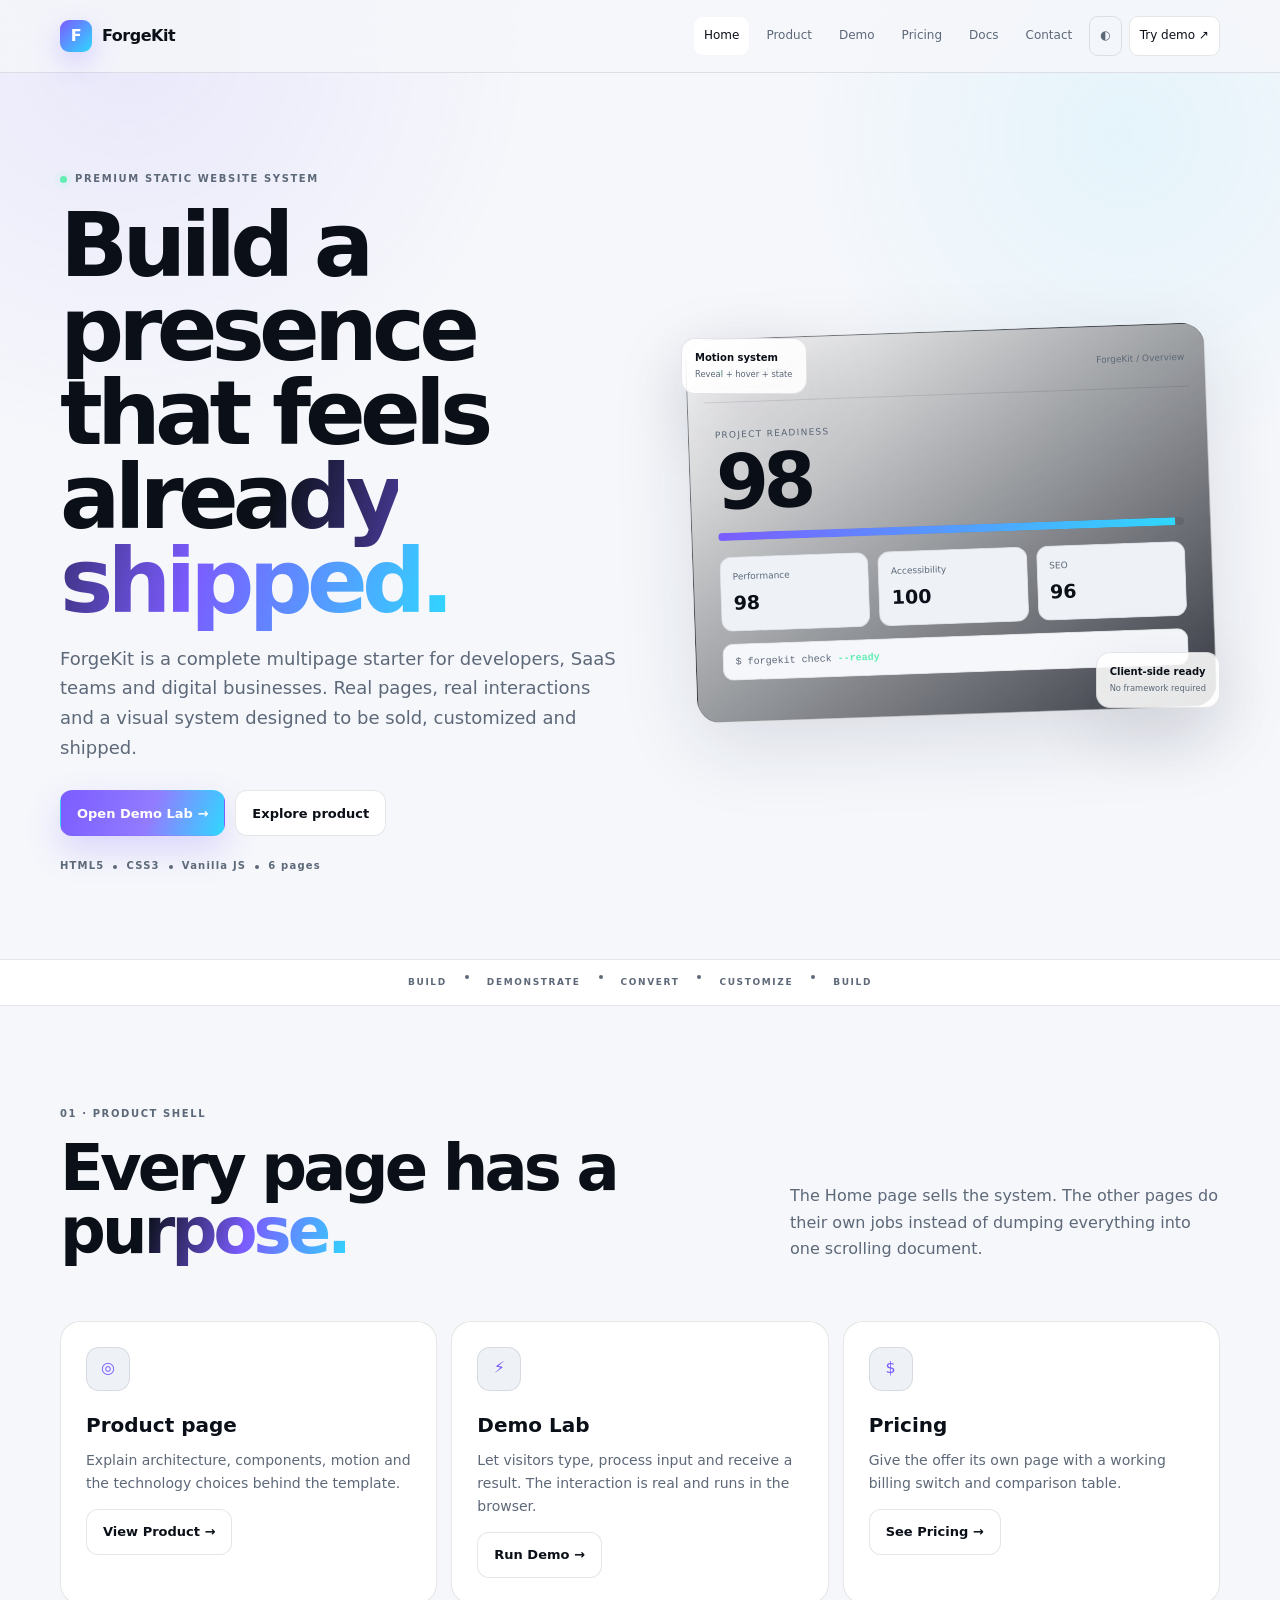
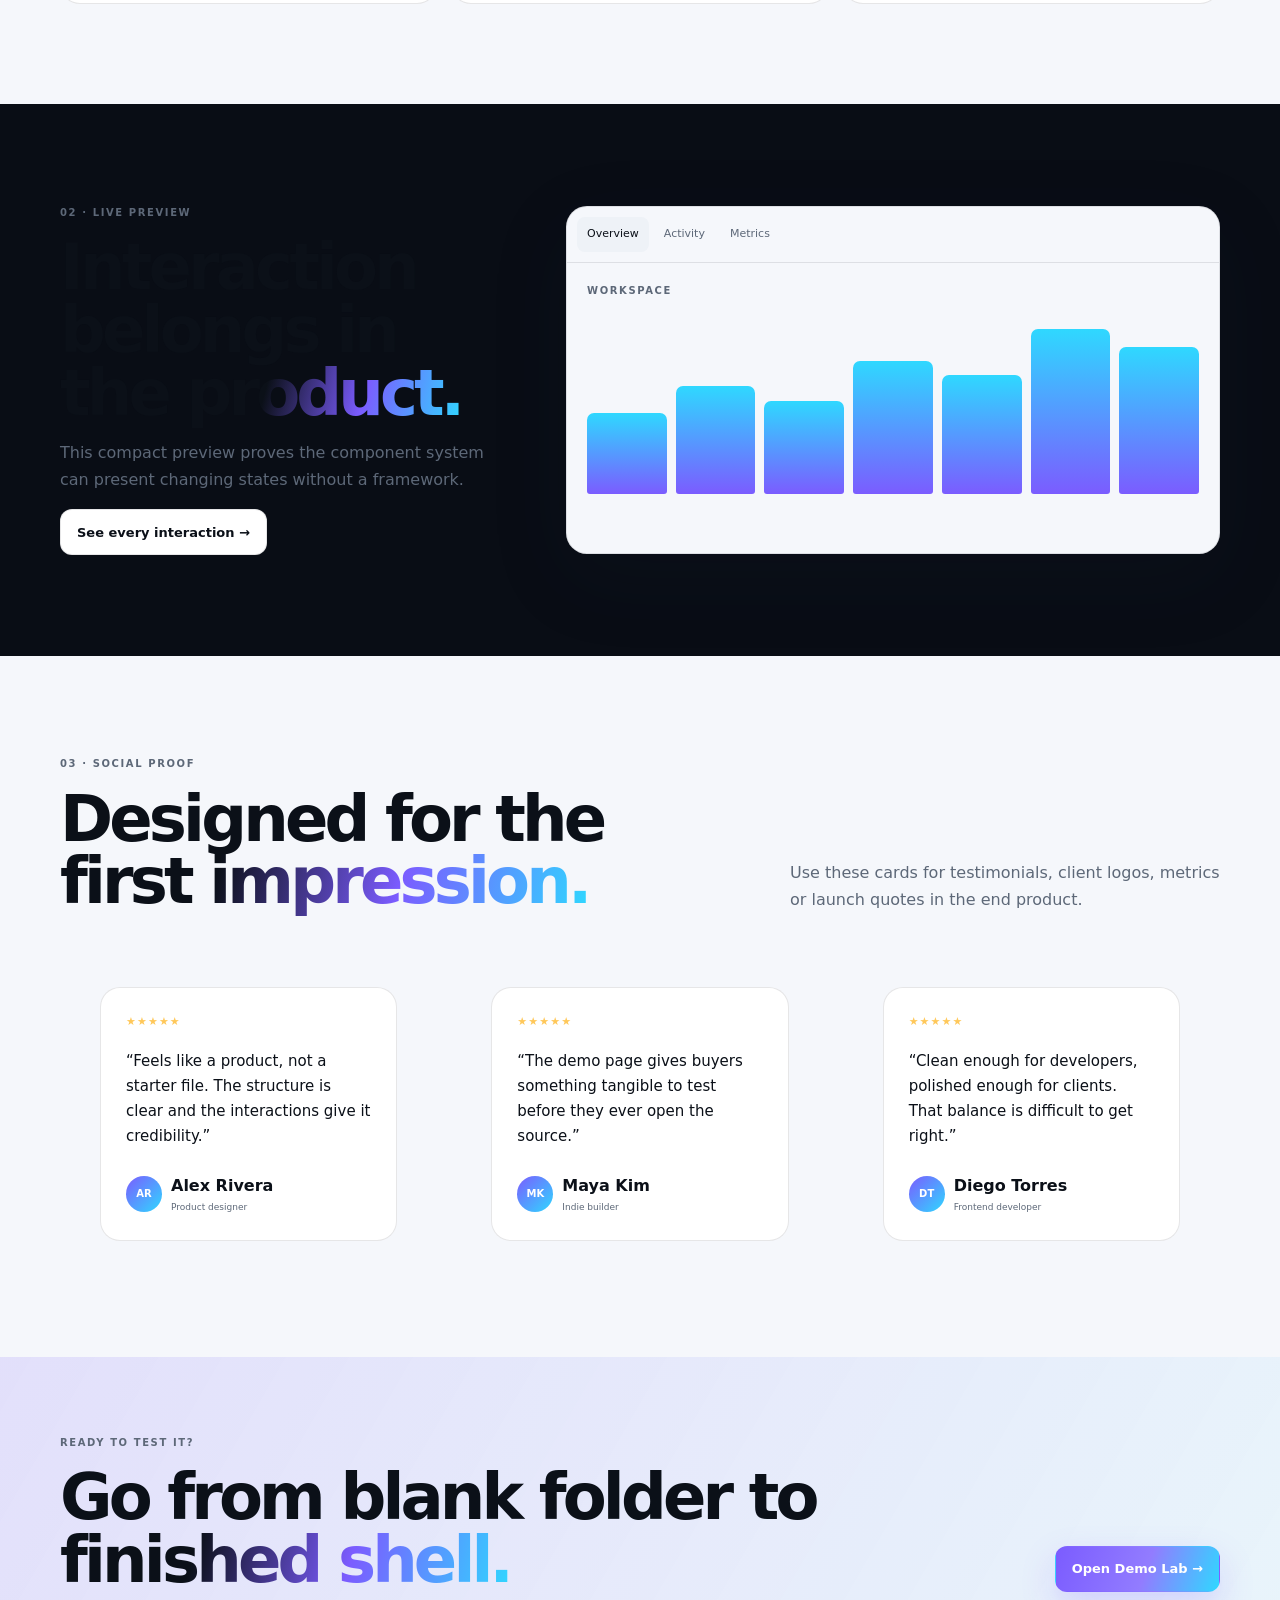
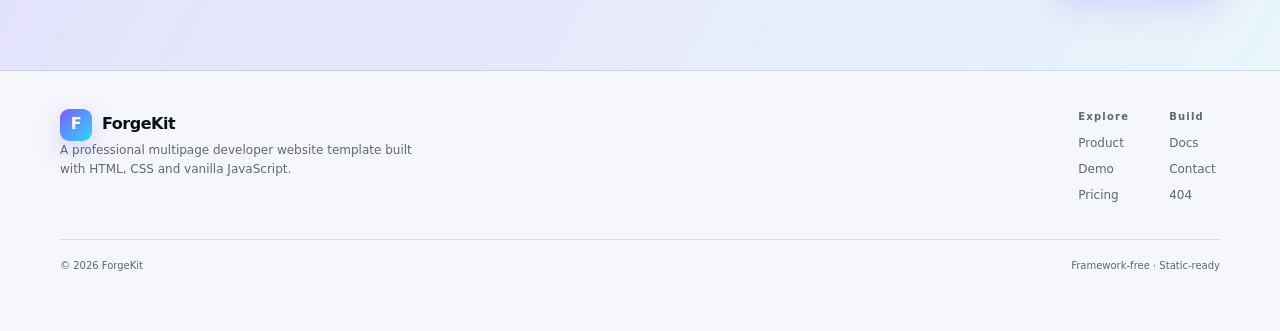
<file: index.html>
<!doctype html><html lang="en"><head><meta charset="utf-8"><meta name="viewport" content="width=device-width,initial-scale=1"><meta name="description" content="ForgeKit free multipage developer website template."><title>Home — ForgeKit</title><link rel="stylesheet" href="assets/css/style.css"></head><body><a class="skip" href="#main">Skip to content</a><header class="site-header"><div class="container header"><a class="brand" href="index.html"><span class="brand-mark">F</span><span>ForgeKit</span></a><button class="menu" type="button" data-menu aria-expanded="false" aria-controls="site-nav"><span></span><span></span><span></span><span class="sr-only">Open navigation</span></button><nav class="nav" id="site-nav" data-nav><a href="index.html" class="active">Home</a><a href="product.html" class="">Product</a><a href="demo.html" class="">Demo</a><a href="pricing.html" class="">Pricing</a><a href="docs.html" class="">Docs</a><a href="contact.html" class="">Contact</a><button class="theme" type="button" data-theme aria-label="Toggle theme">◐</button><a class="nav-cta" href="demo.html">Try demo ↗</a></nav></div></header><main id="main">
<section class="hero"><div class="container hero-grid"><div class="reveal"><p class="eyebrow"><span class="dot"></span> Premium static website system</p><h1>Build a presence that feels <span>already shipped.</span></h1><p class="lede">ForgeKit is a complete multipage starter for developers, SaaS teams and digital businesses. Real pages, real interactions and a visual system designed to be sold, customized and shipped.</p><div class="actions"><a class="btn primary" href="demo.html">Open Demo Lab →</a><a class="btn secondary" href="product.html">Explore product</a></div><div class="trust"><span>HTML5</span><i></i><span>CSS3</span><i></i><span>Vanilla JS</span><i></i><span>6 pages</span></div></div><div class="hero-visual reveal"><div class="dashboard"><div class="dash-top"><span class="status"><b></b> Live system</span><span style="font-size:9px;color:var(--muted)">ForgeKit / Overview</span></div><div class="dash-content"><div class="dash-kicker">PROJECT READINESS</div><div class="metric">98</div><div class="meter"><span></span></div><div class="mini-grid"><div><small>Performance</small><strong>98</strong></div><div><small>Accessibility</small><strong>100</strong></div><div><small>SEO</small><strong>96</strong></div></div><div class="terminal">$ forgekit check <b>--ready</b></div></div></div><div class="float one"><b>Motion system</b><small>Reveal + hover + state</small></div><div class="float two"><b>Client-side ready</b><small>No framework required</small></div></div></div></section>
<div class="band"><div class="band-track"><span>BUILD</span><i></i><span>DEMONSTRATE</span><i></i><span>CONVERT</span><i></i><span>CUSTOMIZE</span><i></i><span>BUILD</span></div></div>
<section class="section"><div class="container"><div class="section-head reveal"><div><p class="eyebrow">01 · PRODUCT SHELL</p><h2>Every page has a <span>purpose.</span></h2></div><p>The Home page sells the system. The other pages do their own jobs instead of dumping everything into one scrolling document.</p></div><div class="cards"><article class="card reveal"><div class="card-icon">◎</div><h3>Product page</h3><p>Explain architecture, components, motion and the technology choices behind the template.</p><a class="btn secondary" href="product.html">View Product →</a></article><article class="card reveal"><div class="card-icon">⚡</div><h3>Demo Lab</h3><p>Let visitors type, process input and receive a result. The interaction is real and runs in the browser.</p><a class="btn secondary" href="demo.html">Run Demo →</a></article><article class="card reveal"><div class="card-icon">$</div><h3>Pricing</h3><p>Give the offer its own page with a working billing switch and comparison table.</p><a class="btn secondary" href="pricing.html">See Pricing →</a></article></div></div></section>
<section class="section dark"><div class="container preview"><div class="reveal"><p class="eyebrow">02 · LIVE PREVIEW</p><h2>Interaction belongs in the <span>product.</span></h2><p style="color:var(--muted)">This compact preview proves the component system can present changing states without a framework.</p><a class="btn secondary" href="demo.html">See every interaction →</a></div><div class="tabs reveal" data-tabs><div class="tabbar"><button class="tab active" data-tab="overview">Overview</button><button class="tab" data-tab="activity">Activity</button><button class="tab" data-tab="metrics">Metrics</button></div><div class="panel active" data-panel="overview"><p class="eyebrow">Workspace</p><div class="bars"><i style="--h:45%"></i><i style="--h:60%"></i><i style="--h:52%"></i><i style="--h:74%"></i><i style="--h:66%"></i><i style="--h:92%"></i><i style="--h:82%"></i></div></div><div class="panel" data-panel="activity"><div class="list"><div><span style="width:8px;height:8px;border-radius:50%;background:var(--success)"></span><div><b>Deployment finished</b><small>2 minutes ago</small></div><em>Success</em></div><div><span style="width:8px;height:8px;border-radius:50%;background:var(--accent2)"></span><div><b>Preview generated</b><small>11 minutes ago</small></div><em>Ready</em></div><div><span style="width:8px;height:8px;border-radius:50%;background:var(--accent)"></span><div><b>Theme updated</b><small>18 minutes ago</small></div><em>Updated</em></div></div></div><div class="panel" data-panel="metrics"><div class="mini-grid"><div><small>Conversion</small><strong>12.8%</strong></div><div><small>Session</small><strong>04:38</strong></div><div><small>Uptime</small><strong>99.9</strong></div></div></div></div></div></section>
<section class="section"><div class="container"><div class="section-head reveal"><div><p class="eyebrow">03 · SOCIAL PROOF</p><h2>Designed for the <span>first impression.</span></h2></div><p>Use these cards for testimonials, client logos, metrics or launch quotes in the end product.</p></div><div class="quote-grid"><figure class="quote reveal"><div class="stars">★★★★★</div><blockquote>“Feels like a product, not a starter file. The structure is clear and the interactions give it credibility.”</blockquote><figcaption class="person"><span class="avatar">AR</span><span><strong>Alex Rivera</strong><small>Product designer</small></span></figcaption></figure><figure class="quote reveal"><div class="stars">★★★★★</div><blockquote>“The demo page gives buyers something tangible to test before they ever open the source.”</blockquote><figcaption class="person"><span class="avatar">MK</span><span><strong>Maya Kim</strong><small>Indie builder</small></span></figcaption></figure><figure class="quote reveal"><div class="stars">★★★★★</div><blockquote>“Clean enough for developers, polished enough for clients. That balance is difficult to get right.”</blockquote><figcaption class="person"><span class="avatar">DT</span><span><strong>Diego Torres</strong><small>Frontend developer</small></span></figcaption></figure></div></div></section>
<section class="cta"><div class="container cta-row"><div class="reveal"><p class="eyebrow">READY TO TEST IT?</p><h2>Go from blank folder to <span>finished shell.</span></h2></div><a class="btn primary" href="demo.html">Open Demo Lab →</a></div></section>
</main><footer class="footer"><div class="container footer-top"><div><a class="brand" href="index.html"><span class="brand-mark">F</span><span>ForgeKit</span></a><p style="max-width:360px;color:var(--muted);font-size:12px">A professional multipage developer website template built with HTML, CSS and vanilla JavaScript.</p></div><div class="footer-links"><div><b>Explore</b><a href="product.html">Product</a><a href="demo.html">Demo</a><a href="pricing.html">Pricing</a></div><div><b>Build</b><a href="docs.html">Docs</a><a href="contact.html">Contact</a><a href="404.html">404</a></div></div></div><div class="container footer-bottom"><span>© <span data-year></span> ForgeKit</span><span>Framework-free · Static-ready</span></div></footer><script src="assets/js/main.js"></script></body></html>
</file>
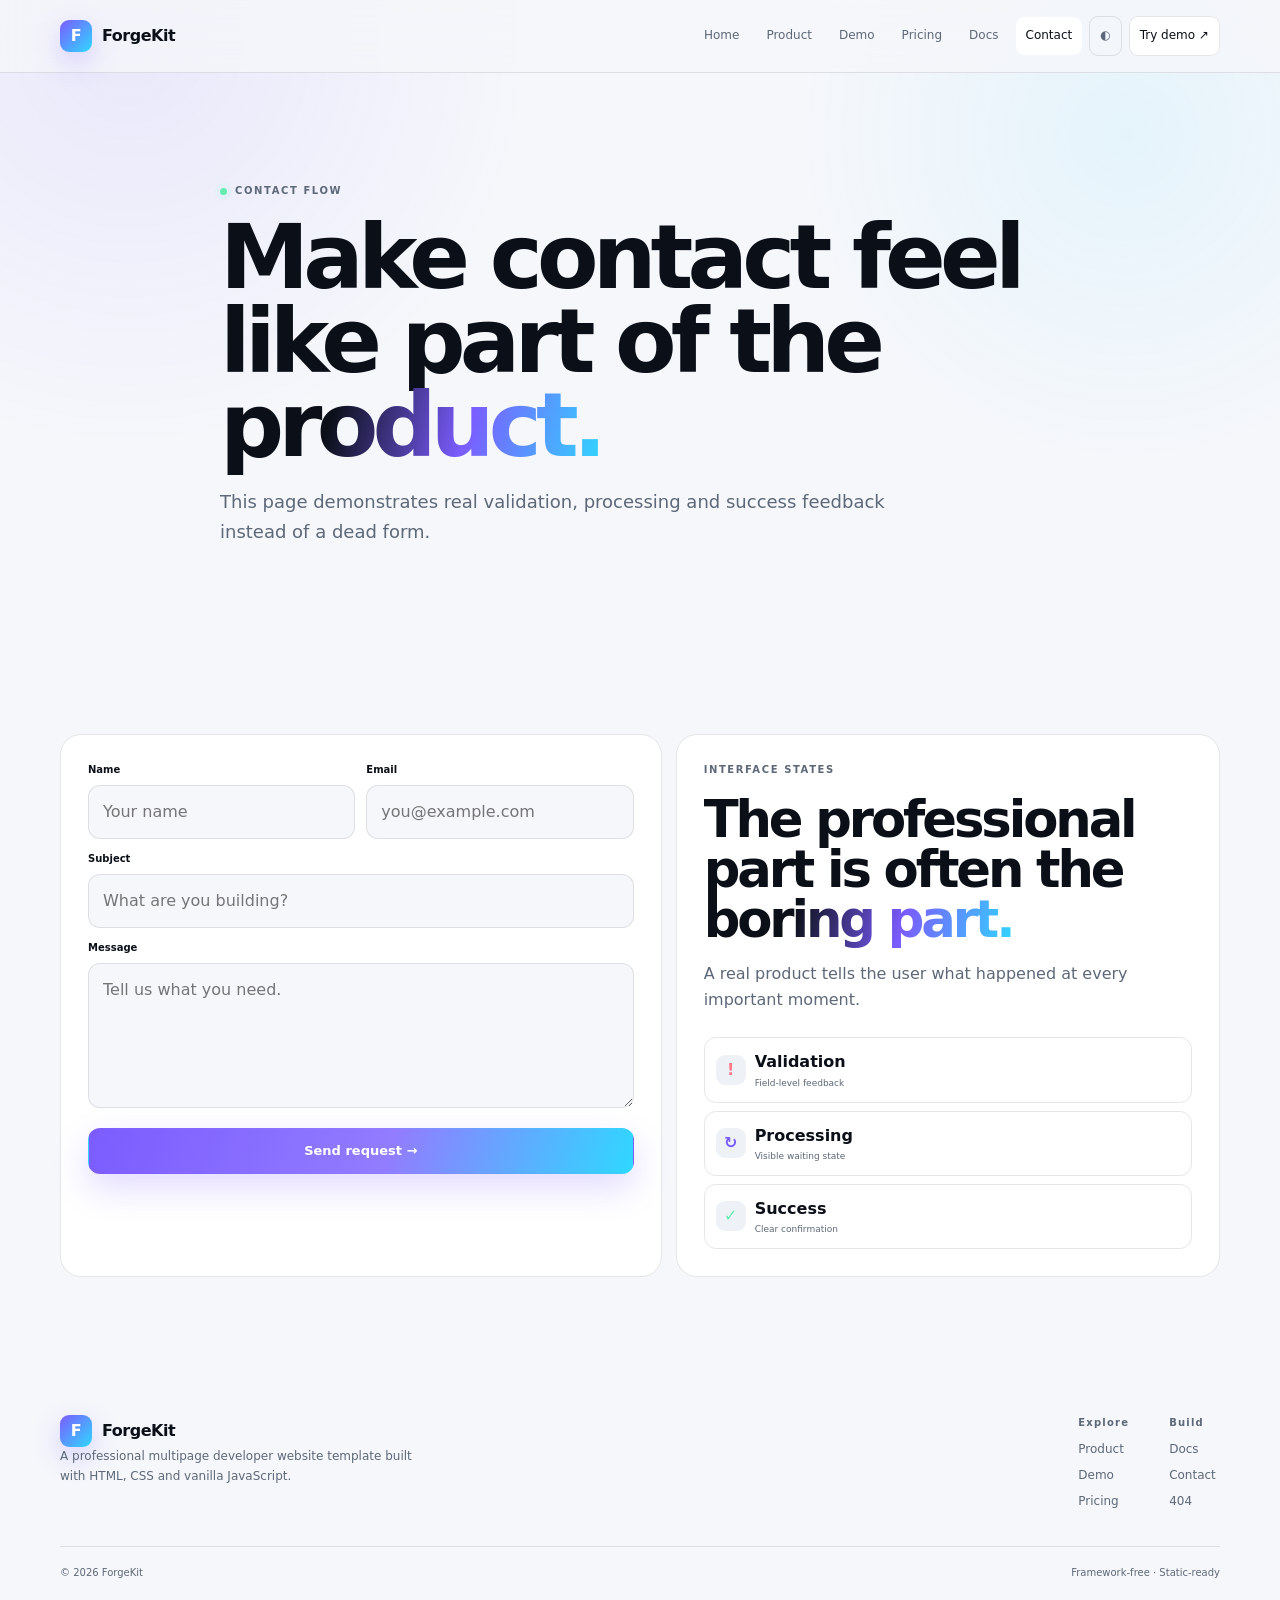
<file: contact.html>
<!doctype html><html lang="en"><head><meta charset="utf-8"><meta name="viewport" content="width=device-width,initial-scale=1"><meta name="description" content="ForgeKit contact page with validation and feedback states."><title>Contact — ForgeKit</title><link rel="stylesheet" href="assets/css/style.css"></head><body><a class="skip" href="#main">Skip to content</a><header class="site-header"><div class="container header"><a class="brand" href="index.html"><span class="brand-mark">F</span><span>ForgeKit</span></a><button class="menu" type="button" data-menu aria-expanded="false" aria-controls="site-nav"><span></span><span></span><span></span><span class="sr-only">Open navigation</span></button><nav class="nav" id="site-nav" data-nav><a href="index.html" class="">Home</a><a href="product.html" class="">Product</a><a href="demo.html" class="">Demo</a><a href="pricing.html" class="">Pricing</a><a href="docs.html" class="">Docs</a><a href="contact.html" class="active">Contact</a><button class="theme" type="button" data-theme aria-label="Toggle theme">◐</button><a class="nav-cta" href="demo.html">Try demo ↗</a></nav></div></header><main id="main">
<section class="page-hero"><div class="container narrow reveal"><p class="eyebrow"><span class="dot"></span> Contact flow</p><h1>Make contact feel like part of the <span>product.</span></h1><p class="lede">This page demonstrates real validation, processing and success feedback instead of a dead form.</p></div></section>
<section class="section"><div class="container contact"><form class="form-card reveal" data-contact novalidate><div class="form-grid"><label><span>Name</span><input class="input" name="name" minlength="2" required placeholder="Your name"><small class="error"></small></label><label><span>Email</span><input class="input" name="email" type="email" required placeholder="you@example.com"><small class="error"></small></label></div><label><span>Subject</span><input class="input" name="subject" minlength="3" required placeholder="What are you building?"><small class="error"></small></label><label><span>Message</span><textarea class="input" name="message" minlength="12" required placeholder="Tell us what you need."></textarea><small class="error"></small></label><button class="btn primary full" type="submit">Send request →</button><div class="notice" data-notice aria-live="polite"></div></form><aside class="info-card reveal"><p class="eyebrow">INTERFACE STATES</p><h2>The professional part is often the <span>boring part.</span></h2><p style="color:var(--muted)">A real product tells the user what happened at every important moment.</p><div class="states"><div><b class="state-icon" style="color:var(--danger)">!</b><span><strong>Validation</strong><small>Field-level feedback</small></span></div><div><b class="state-icon" style="color:var(--accent)">↻</b><span><strong>Processing</strong><small>Visible waiting state</small></span></div><div><b class="state-icon" style="color:var(--success)">✓</b><span><strong>Success</strong><small>Clear confirmation</small></span></div></div></aside></div></section>
</main><footer class="footer"><div class="container footer-top"><div><a class="brand" href="index.html"><span class="brand-mark">F</span><span>ForgeKit</span></a><p style="max-width:360px;color:var(--muted);font-size:12px">A professional multipage developer website template built with HTML, CSS and vanilla JavaScript.</p></div><div class="footer-links"><div><b>Explore</b><a href="product.html">Product</a><a href="demo.html">Demo</a><a href="pricing.html">Pricing</a></div><div><b>Build</b><a href="docs.html">Docs</a><a href="contact.html">Contact</a><a href="404.html">404</a></div></div></div><div class="container footer-bottom"><span>© <span data-year></span> ForgeKit</span><span>Framework-free · Static-ready</span></div></footer><script src="assets/js/main.js"></script></body></html>
</file>
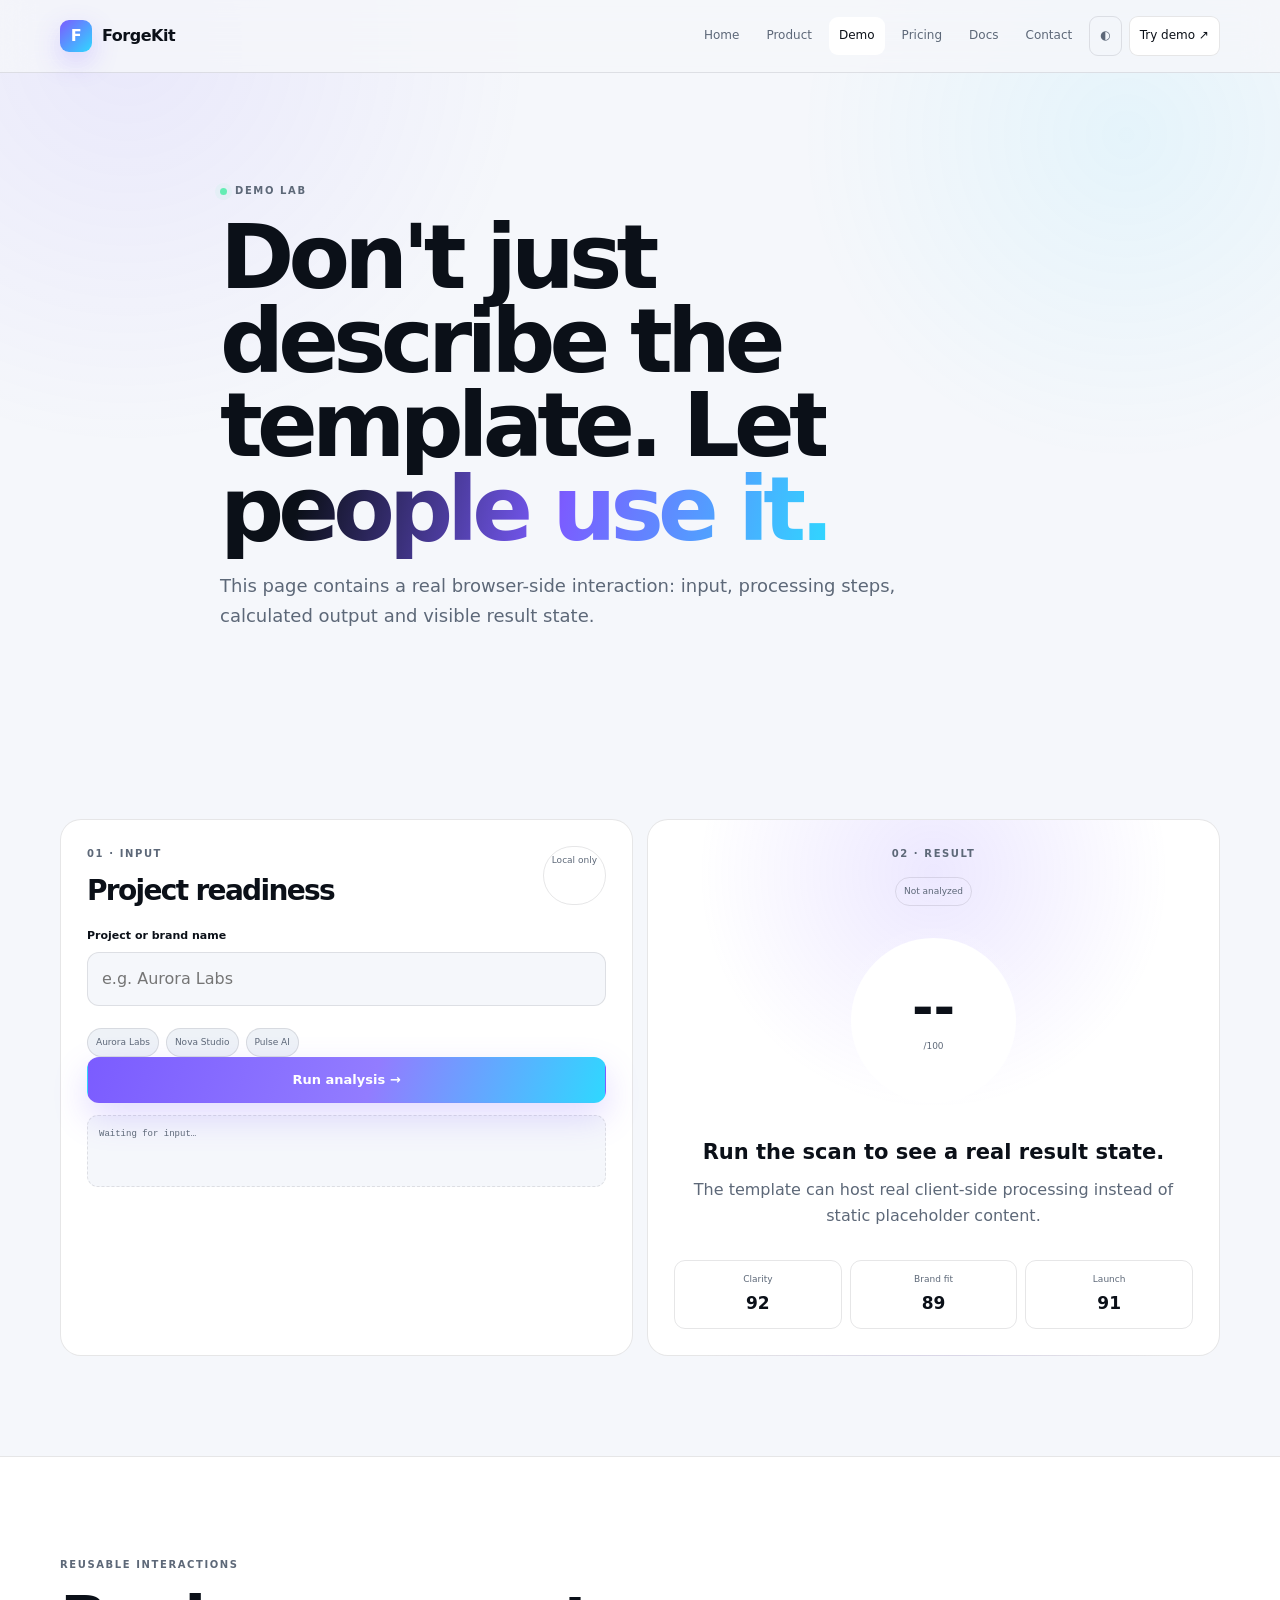
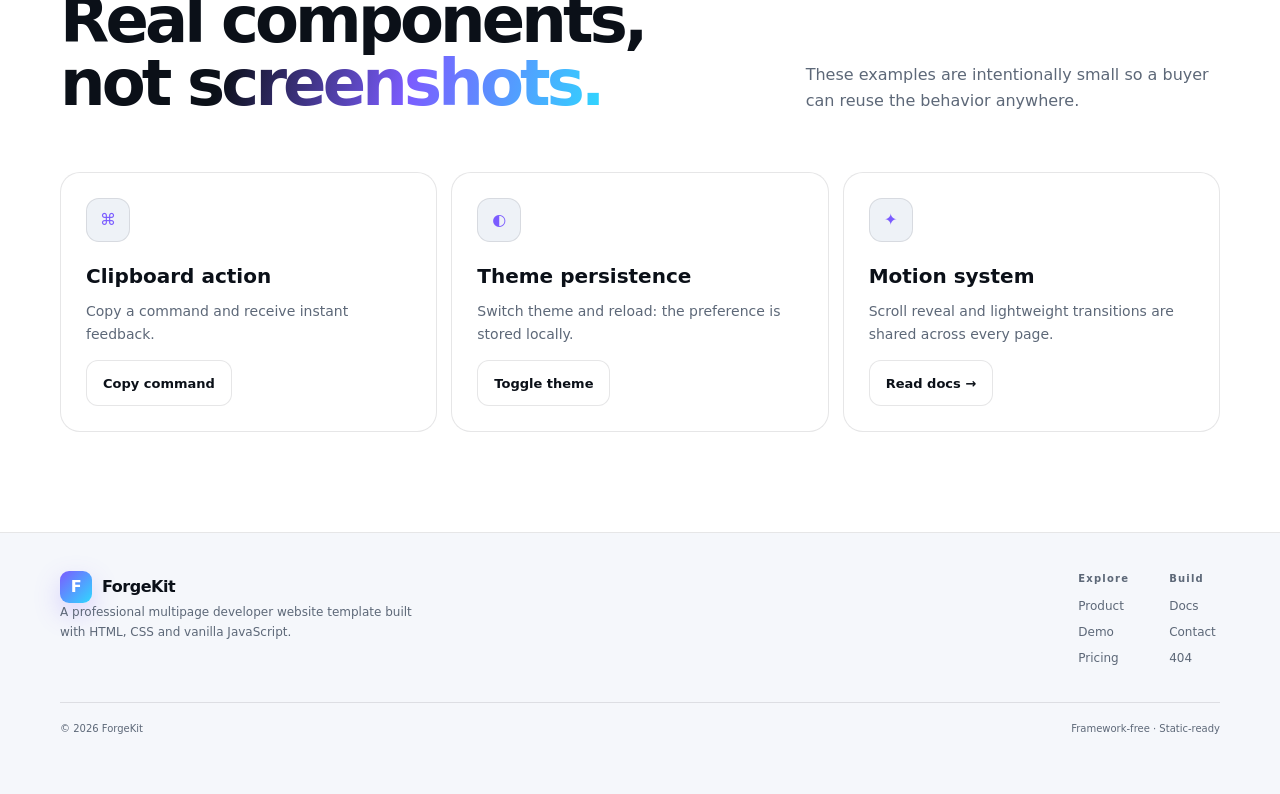
<file: demo.html>
<!doctype html><html lang="en"><head><meta charset="utf-8"><meta name="viewport" content="width=device-width,initial-scale=1"><meta name="description" content="Interactive ForgeKit browser-side processing demonstration."><title>Demo Lab — ForgeKit</title><link rel="stylesheet" href="assets/css/style.css"></head><body><a class="skip" href="#main">Skip to content</a><header class="site-header"><div class="container header"><a class="brand" href="index.html"><span class="brand-mark">F</span><span>ForgeKit</span></a><button class="menu" type="button" data-menu aria-expanded="false" aria-controls="site-nav"><span></span><span></span><span></span><span class="sr-only">Open navigation</span></button><nav class="nav" id="site-nav" data-nav><a href="index.html" class="">Home</a><a href="product.html" class="">Product</a><a href="demo.html" class="active">Demo</a><a href="pricing.html" class="">Pricing</a><a href="docs.html" class="">Docs</a><a href="contact.html" class="">Contact</a><button class="theme" type="button" data-theme aria-label="Toggle theme">◐</button><a class="nav-cta" href="demo.html">Try demo ↗</a></nav></div></header><main id="main">
<section class="page-hero"><div class="container narrow reveal"><p class="eyebrow"><span class="dot"></span> Demo Lab</p><h1>Don't just describe the template. <span>Let people use it.</span></h1><p class="lede">This page contains a real browser-side interaction: input, processing steps, calculated output and visible result state.</p></div></section>
<section class="section"><div class="container demo-layout"><div class="panel-card reveal"><div style="display:flex;justify-content:space-between;gap:15px"><div><p class="eyebrow">01 · INPUT</p><h2>Project readiness</h2></div><span class="pill">Local only</span></div><form data-demo><div class="field"><label for="demo-input">Project or brand name</label><input class="input" id="demo-input" maxlength="60" placeholder="e.g. Aurora Labs"></div><div class="chips"><button class="chip" type="button" data-fill="Aurora Labs">Aurora Labs</button><button class="chip" type="button" data-fill="Nova Studio">Nova Studio</button><button class="chip" type="button" data-fill="Pulse AI">Pulse AI</button></div><button class="btn primary full" type="submit">Run analysis →</button><div class="log" data-log aria-live="polite"><span>Waiting for input…</span></div></form></div><div class="panel-card result reveal"><p class="eyebrow">02 · RESULT</p><span class="pill" data-status>Not analyzed</span><div class="ring" data-ring><div><strong data-score>--</strong><small>/100</small></div></div><h3 data-result-title>Run the scan to see a real result state.</h3><p data-result-copy>The template can host real client-side processing instead of static placeholder content.</p><div class="result-grid"><div><small>Clarity</small><b>92</b></div><div><small>Brand fit</small><b>89</b></div><div><small>Launch</small><b>91</b></div></div></div></div></section>
<section class="section alt"><div class="container"><div class="section-head"><div><p class="eyebrow">REUSABLE INTERACTIONS</p><h2>Real components, <span>not screenshots.</span></h2></div><p>These examples are intentionally small so a buyer can reuse the behavior anywhere.</p></div><div class="cards"><article class="card"><div class="card-icon">⌘</div><h3>Clipboard action</h3><p>Copy a command and receive instant feedback.</p><button class="btn secondary" type="button" data-copy="npm create forgekit@latest">Copy command</button></article><article class="card"><div class="card-icon">◐</div><h3>Theme persistence</h3><p>Switch theme and reload: the preference is stored locally.</p><button class="btn secondary" type="button" data-theme>Toggle theme</button></article><article class="card"><div class="card-icon">✦</div><h3>Motion system</h3><p>Scroll reveal and lightweight transitions are shared across every page.</p><a class="btn secondary" href="docs.html">Read docs →</a></article></div></div></section>
</main><footer class="footer"><div class="container footer-top"><div><a class="brand" href="index.html"><span class="brand-mark">F</span><span>ForgeKit</span></a><p style="max-width:360px;color:var(--muted);font-size:12px">A professional multipage developer website template built with HTML, CSS and vanilla JavaScript.</p></div><div class="footer-links"><div><b>Explore</b><a href="product.html">Product</a><a href="demo.html">Demo</a><a href="pricing.html">Pricing</a></div><div><b>Build</b><a href="docs.html">Docs</a><a href="contact.html">Contact</a><a href="404.html">404</a></div></div></div><div class="container footer-bottom"><span>© <span data-year></span> ForgeKit</span><span>Framework-free · Static-ready</span></div></footer><script src="assets/js/main.js"></script></body></html>
</file>
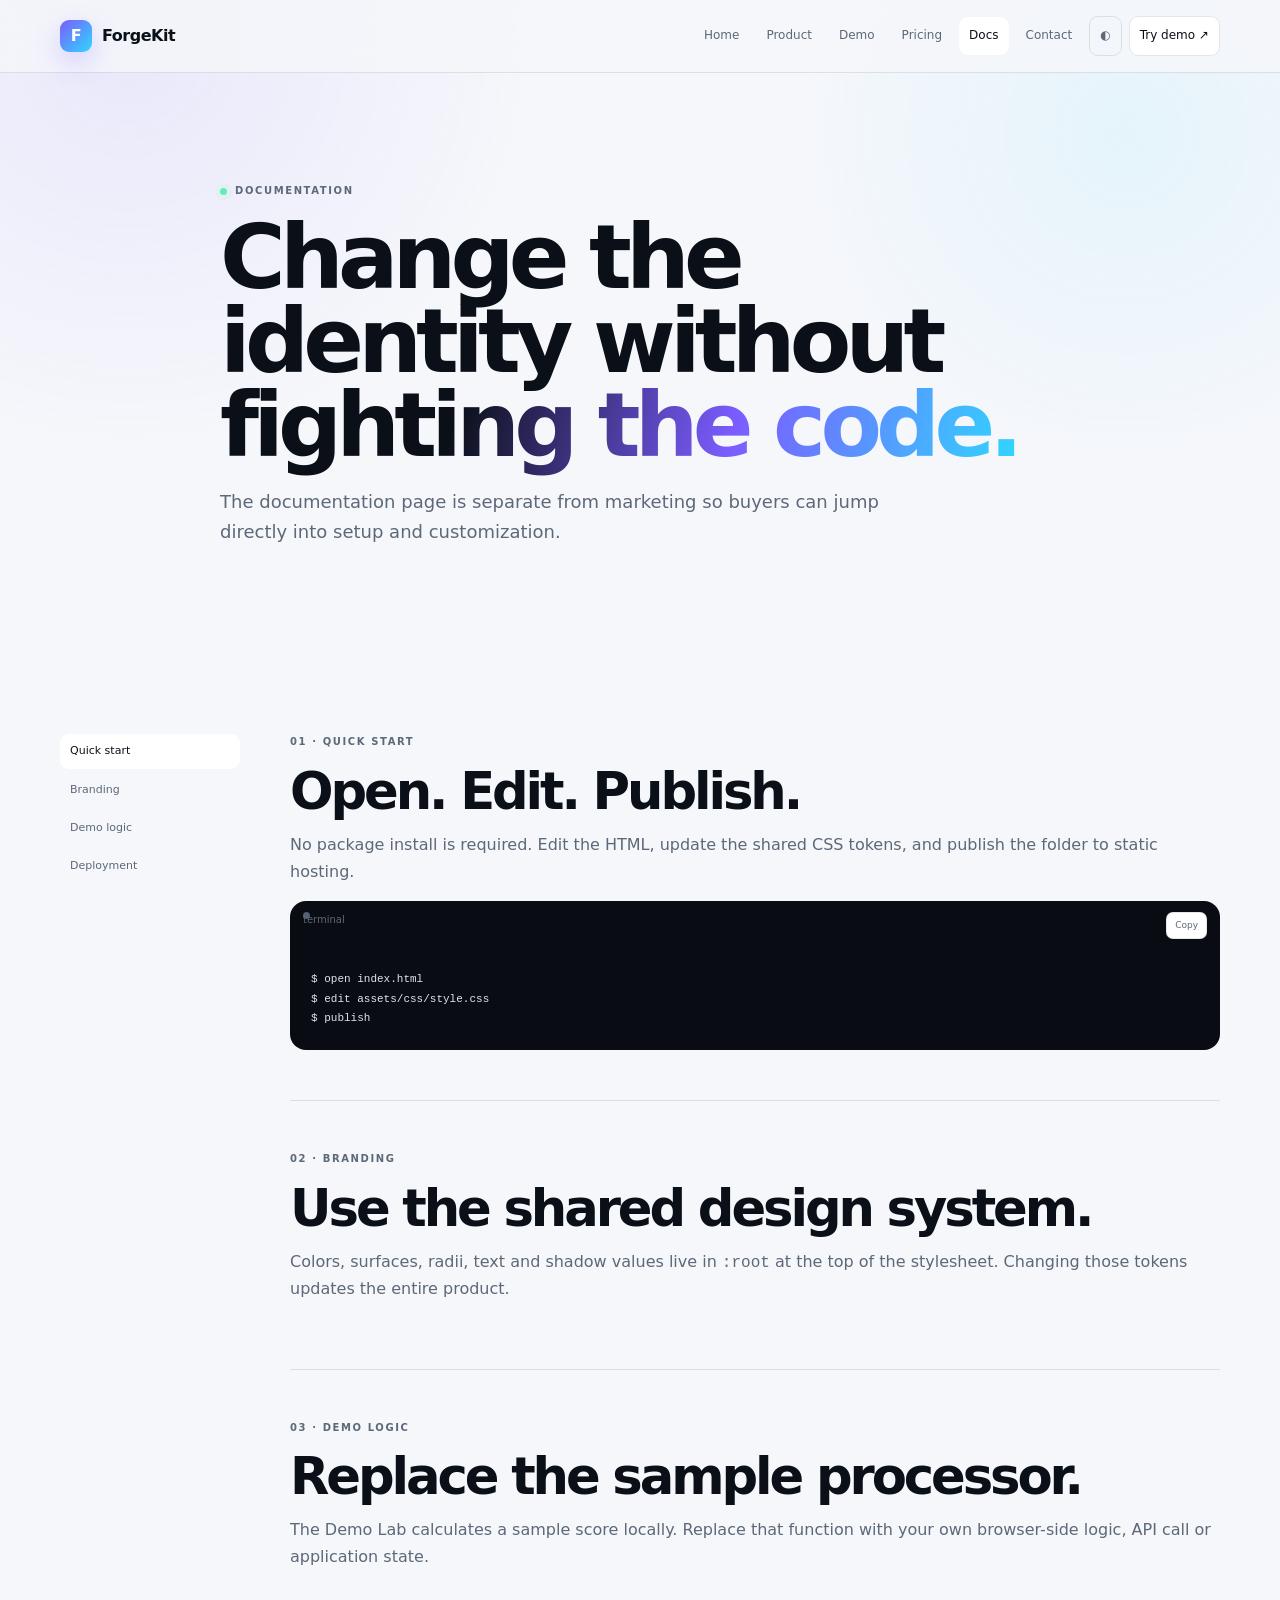
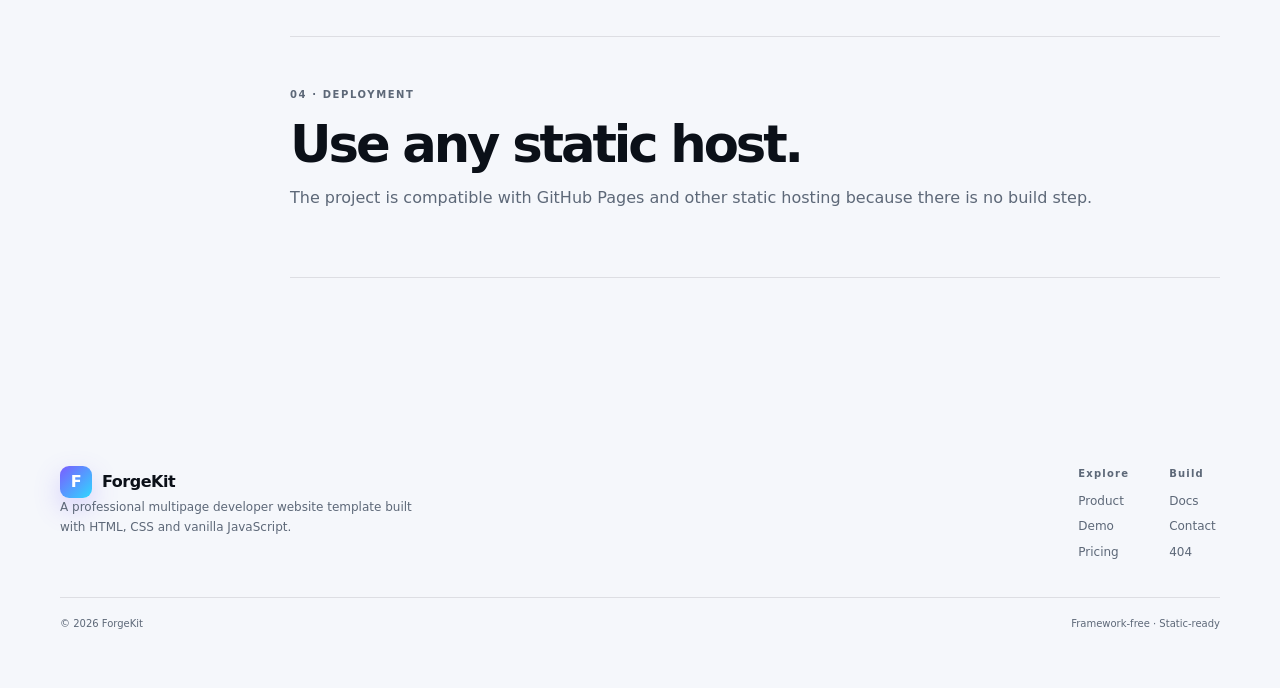
<file: docs.html>
<!doctype html><html lang="en"><head><meta charset="utf-8"><meta name="viewport" content="width=device-width,initial-scale=1"><meta name="description" content="ForgeKit documentation for customization and deployment."><title>Docs — ForgeKit</title><link rel="stylesheet" href="assets/css/style.css"></head><body><a class="skip" href="#main">Skip to content</a><header class="site-header"><div class="container header"><a class="brand" href="index.html"><span class="brand-mark">F</span><span>ForgeKit</span></a><button class="menu" type="button" data-menu aria-expanded="false" aria-controls="site-nav"><span></span><span></span><span></span><span class="sr-only">Open navigation</span></button><nav class="nav" id="site-nav" data-nav><a href="index.html" class="">Home</a><a href="product.html" class="">Product</a><a href="demo.html" class="">Demo</a><a href="pricing.html" class="">Pricing</a><a href="docs.html" class="active">Docs</a><a href="contact.html" class="">Contact</a><button class="theme" type="button" data-theme aria-label="Toggle theme">◐</button><a class="nav-cta" href="demo.html">Try demo ↗</a></nav></div></header><main id="main">
<section class="page-hero"><div class="container narrow reveal"><p class="eyebrow"><span class="dot"></span> Documentation</p><h1>Change the identity without <span>fighting the code.</span></h1><p class="lede">The documentation page is separate from marketing so buyers can jump directly into setup and customization.</p></div></section>
<section class="section"><div class="container docs"><aside class="side"><a class="active" href="#start">Quick start</a><a href="#brand">Branding</a><a href="#demo">Demo logic</a><a href="#deploy">Deployment</a></aside><div><article class="doc reveal" id="start"><p class="eyebrow">01 · QUICK START</p><h2>Open. Edit. Publish.</h2><p>No package install is required. Edit the HTML, update the shared CSS tokens, and publish the folder to static hosting.</p><div class="codebox"><div class="code-head"><span>terminal</span><button data-copy="open index.html">Copy</button></div><pre>$ open index.html
$ edit assets/css/style.css
$ publish</pre></div></article><article class="doc reveal" id="brand"><p class="eyebrow">02 · BRANDING</p><h2>Use the shared design system.</h2><p>Colors, surfaces, radii, text and shadow values live in <code>:root</code> at the top of the stylesheet. Changing those tokens updates the entire product.</p></article><article class="doc reveal" id="demo"><p class="eyebrow">03 · DEMO LOGIC</p><h2>Replace the sample processor.</h2><p>The Demo Lab calculates a sample score locally. Replace that function with your own browser-side logic, API call or application state.</p></article><article class="doc reveal" id="deploy"><p class="eyebrow">04 · DEPLOYMENT</p><h2>Use any static host.</h2><p>The project is compatible with GitHub Pages and other static hosting because there is no build step.</p></article></div></div></section>
</main><footer class="footer"><div class="container footer-top"><div><a class="brand" href="index.html"><span class="brand-mark">F</span><span>ForgeKit</span></a><p style="max-width:360px;color:var(--muted);font-size:12px">A professional multipage developer website template built with HTML, CSS and vanilla JavaScript.</p></div><div class="footer-links"><div><b>Explore</b><a href="product.html">Product</a><a href="demo.html">Demo</a><a href="pricing.html">Pricing</a></div><div><b>Build</b><a href="docs.html">Docs</a><a href="contact.html">Contact</a><a href="404.html">404</a></div></div></div><div class="container footer-bottom"><span>© <span data-year></span> ForgeKit</span><span>Framework-free · Static-ready</span></div></footer><script src="assets/js/main.js"></script></body></html>
</file>
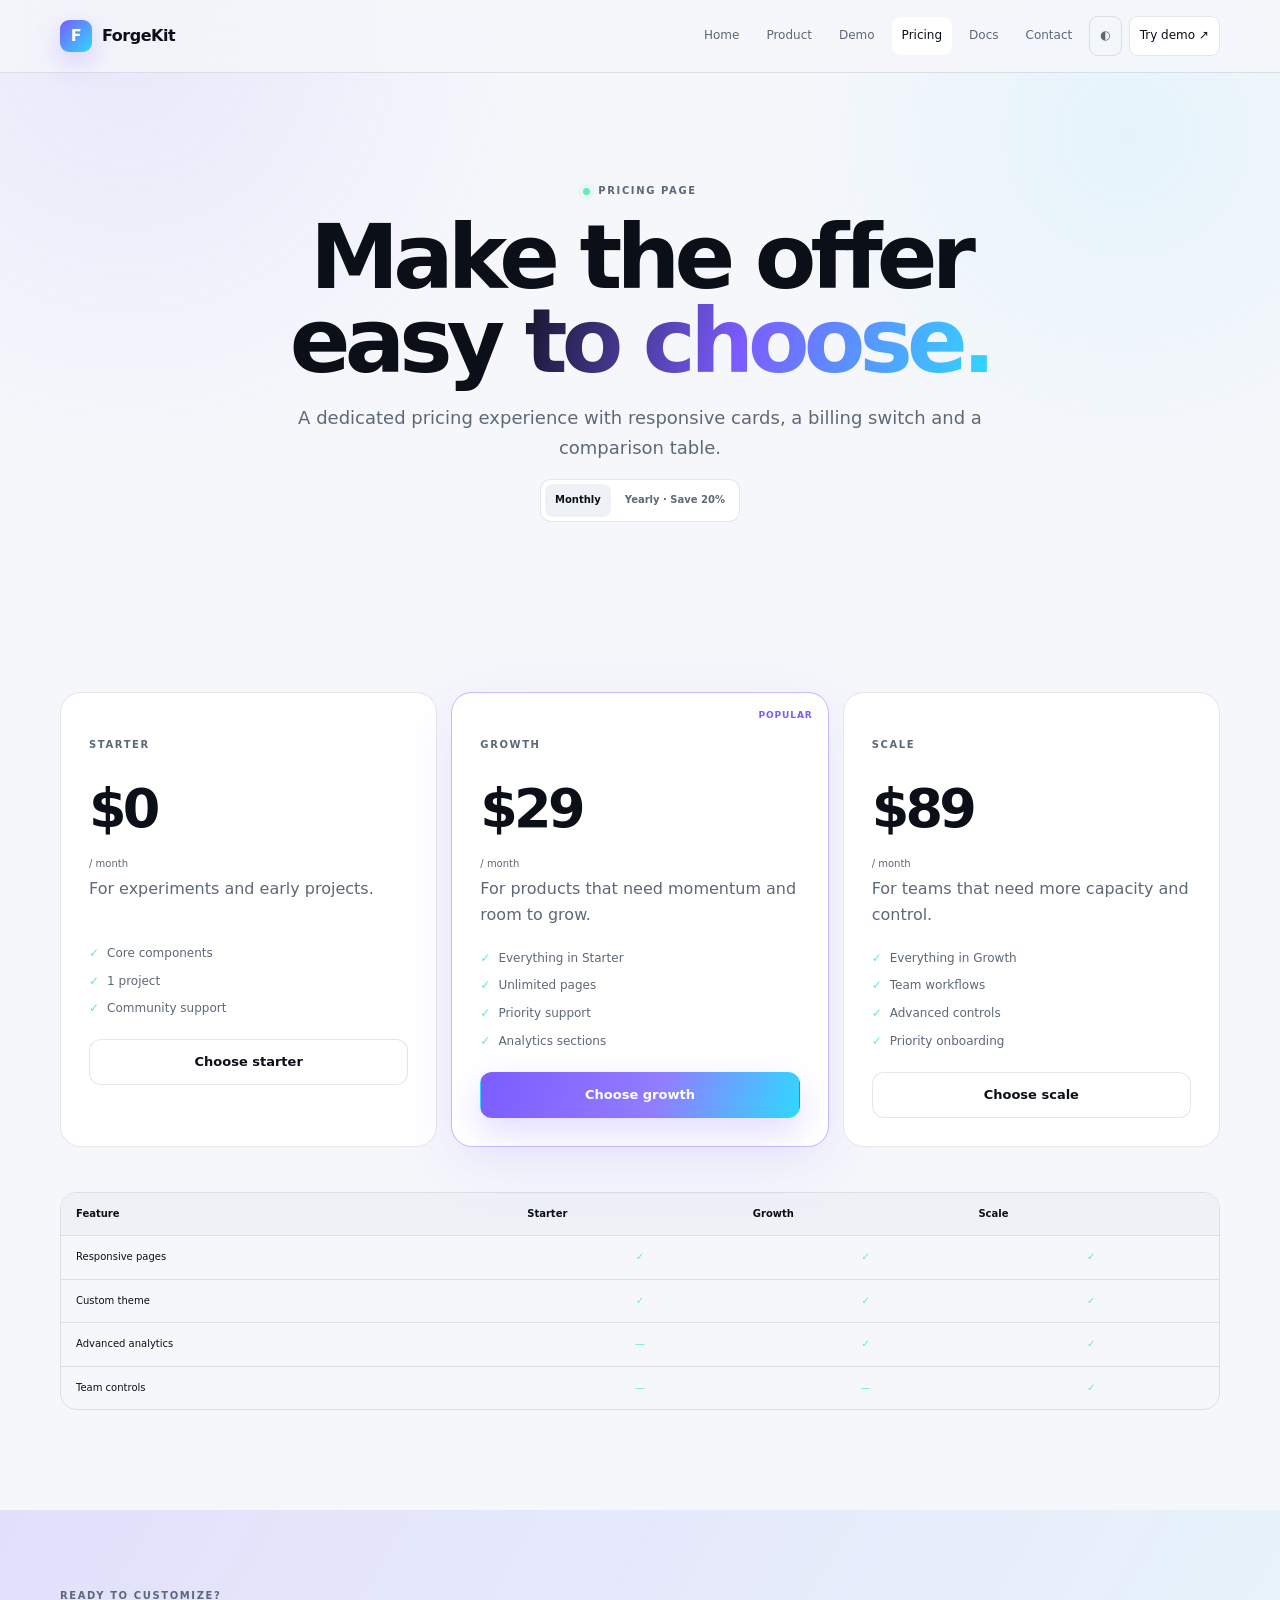
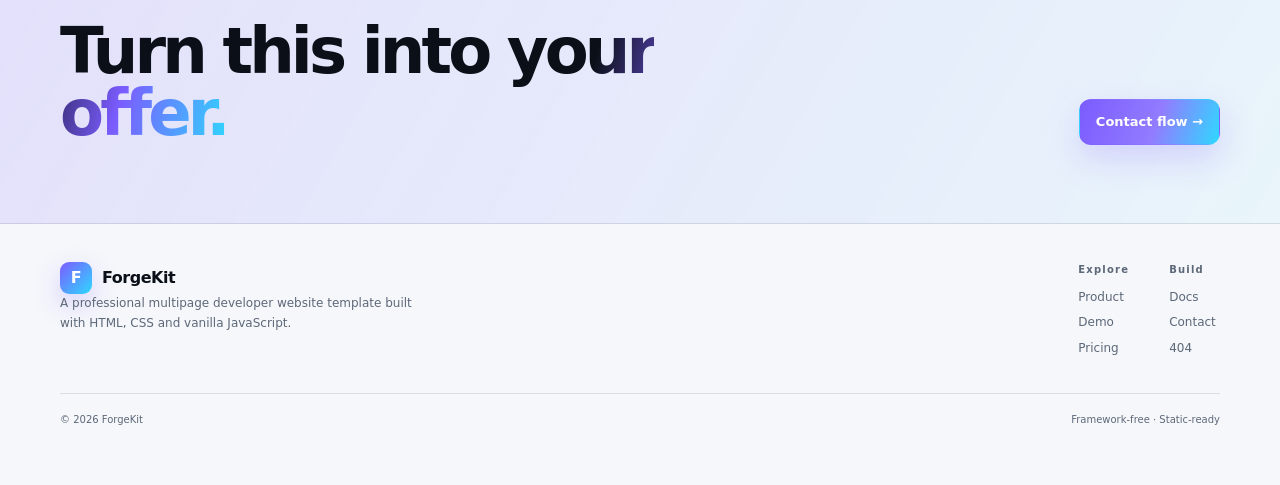
<file: pricing.html>
<!doctype html><html lang="en"><head><meta charset="utf-8"><meta name="viewport" content="width=device-width,initial-scale=1"><meta name="description" content="ForgeKit pricing page with monthly and yearly billing interaction."><title>Pricing — ForgeKit</title><link rel="stylesheet" href="assets/css/style.css"></head><body><a class="skip" href="#main">Skip to content</a><header class="site-header"><div class="container header"><a class="brand" href="index.html"><span class="brand-mark">F</span><span>ForgeKit</span></a><button class="menu" type="button" data-menu aria-expanded="false" aria-controls="site-nav"><span></span><span></span><span></span><span class="sr-only">Open navigation</span></button><nav class="nav" id="site-nav" data-nav><a href="index.html" class="">Home</a><a href="product.html" class="">Product</a><a href="demo.html" class="">Demo</a><a href="pricing.html" class="active">Pricing</a><a href="docs.html" class="">Docs</a><a href="contact.html" class="">Contact</a><button class="theme" type="button" data-theme aria-label="Toggle theme">◐</button><a class="nav-cta" href="demo.html">Try demo ↗</a></nav></div></header><main id="main">
<section class="page-hero" style="text-align:center"><div class="container narrow reveal"><p class="eyebrow" style="justify-content:center"><span class="dot"></span> Pricing page</p><h1>Make the offer <span>easy to choose.</span></h1><p class="lede" style="margin:auto">A dedicated pricing experience with responsive cards, a billing switch and a comparison table.</p><div class="billing" data-billing><button class="active" type="button" data-bill="monthly">Monthly</button><button type="button" data-bill="yearly">Yearly · Save 20%</button></div></div></section>
<section class="section"><div class="container"><div class="pricing"><article class="price"><p class="eyebrow">STARTER</p><div class="amount" data-price data-monthly="$0" data-yearly="$0">$0</div><small data-period>/ month</small><p>For experiments and early projects.</p><ul><li>Core components</li><li>1 project</li><li>Community support</li></ul><a class="btn secondary full" href="contact.html">Choose starter</a></article><article class="price featured"><div class="popular">POPULAR</div><p class="eyebrow">GROWTH</p><div class="amount" data-price data-monthly="$29" data-yearly="$23">$29</div><small data-period>/ month</small><p>For products that need momentum and room to grow.</p><ul><li>Everything in Starter</li><li>Unlimited pages</li><li>Priority support</li><li>Analytics sections</li></ul><a class="btn primary full" href="contact.html">Choose growth</a></article><article class="price"><p class="eyebrow">SCALE</p><div class="amount" data-price data-monthly="$89" data-yearly="$71">$89</div><small data-period>/ month</small><p>For teams that need more capacity and control.</p><ul><li>Everything in Growth</li><li>Team workflows</li><li>Advanced controls</li><li>Priority onboarding</li></ul><a class="btn secondary full" href="contact.html">Choose scale</a></article></div><div class="compare"><div class="compare-row head"><span>Feature</span><b>Starter</b><b>Growth</b><b>Scale</b></div><div class="compare-row"><span>Responsive pages</span><i>✓</i><i>✓</i><i>✓</i></div><div class="compare-row"><span>Custom theme</span><i>✓</i><i>✓</i><i>✓</i></div><div class="compare-row"><span>Advanced analytics</span><i>—</i><i>✓</i><i>✓</i></div><div class="compare-row"><span>Team controls</span><i>—</i><i>—</i><i>✓</i></div></div></div></section>
<section class="cta"><div class="container cta-row"><div><p class="eyebrow">READY TO CUSTOMIZE?</p><h2>Turn this into <span>your offer.</span></h2></div><a class="btn primary" href="contact.html">Contact flow →</a></div></section>
</main><footer class="footer"><div class="container footer-top"><div><a class="brand" href="index.html"><span class="brand-mark">F</span><span>ForgeKit</span></a><p style="max-width:360px;color:var(--muted);font-size:12px">A professional multipage developer website template built with HTML, CSS and vanilla JavaScript.</p></div><div class="footer-links"><div><b>Explore</b><a href="product.html">Product</a><a href="demo.html">Demo</a><a href="pricing.html">Pricing</a></div><div><b>Build</b><a href="docs.html">Docs</a><a href="contact.html">Contact</a><a href="404.html">404</a></div></div></div><div class="container footer-bottom"><span>© <span data-year></span> ForgeKit</span><span>Framework-free · Static-ready</span></div></footer><script src="assets/js/main.js"></script></body></html>
</file>
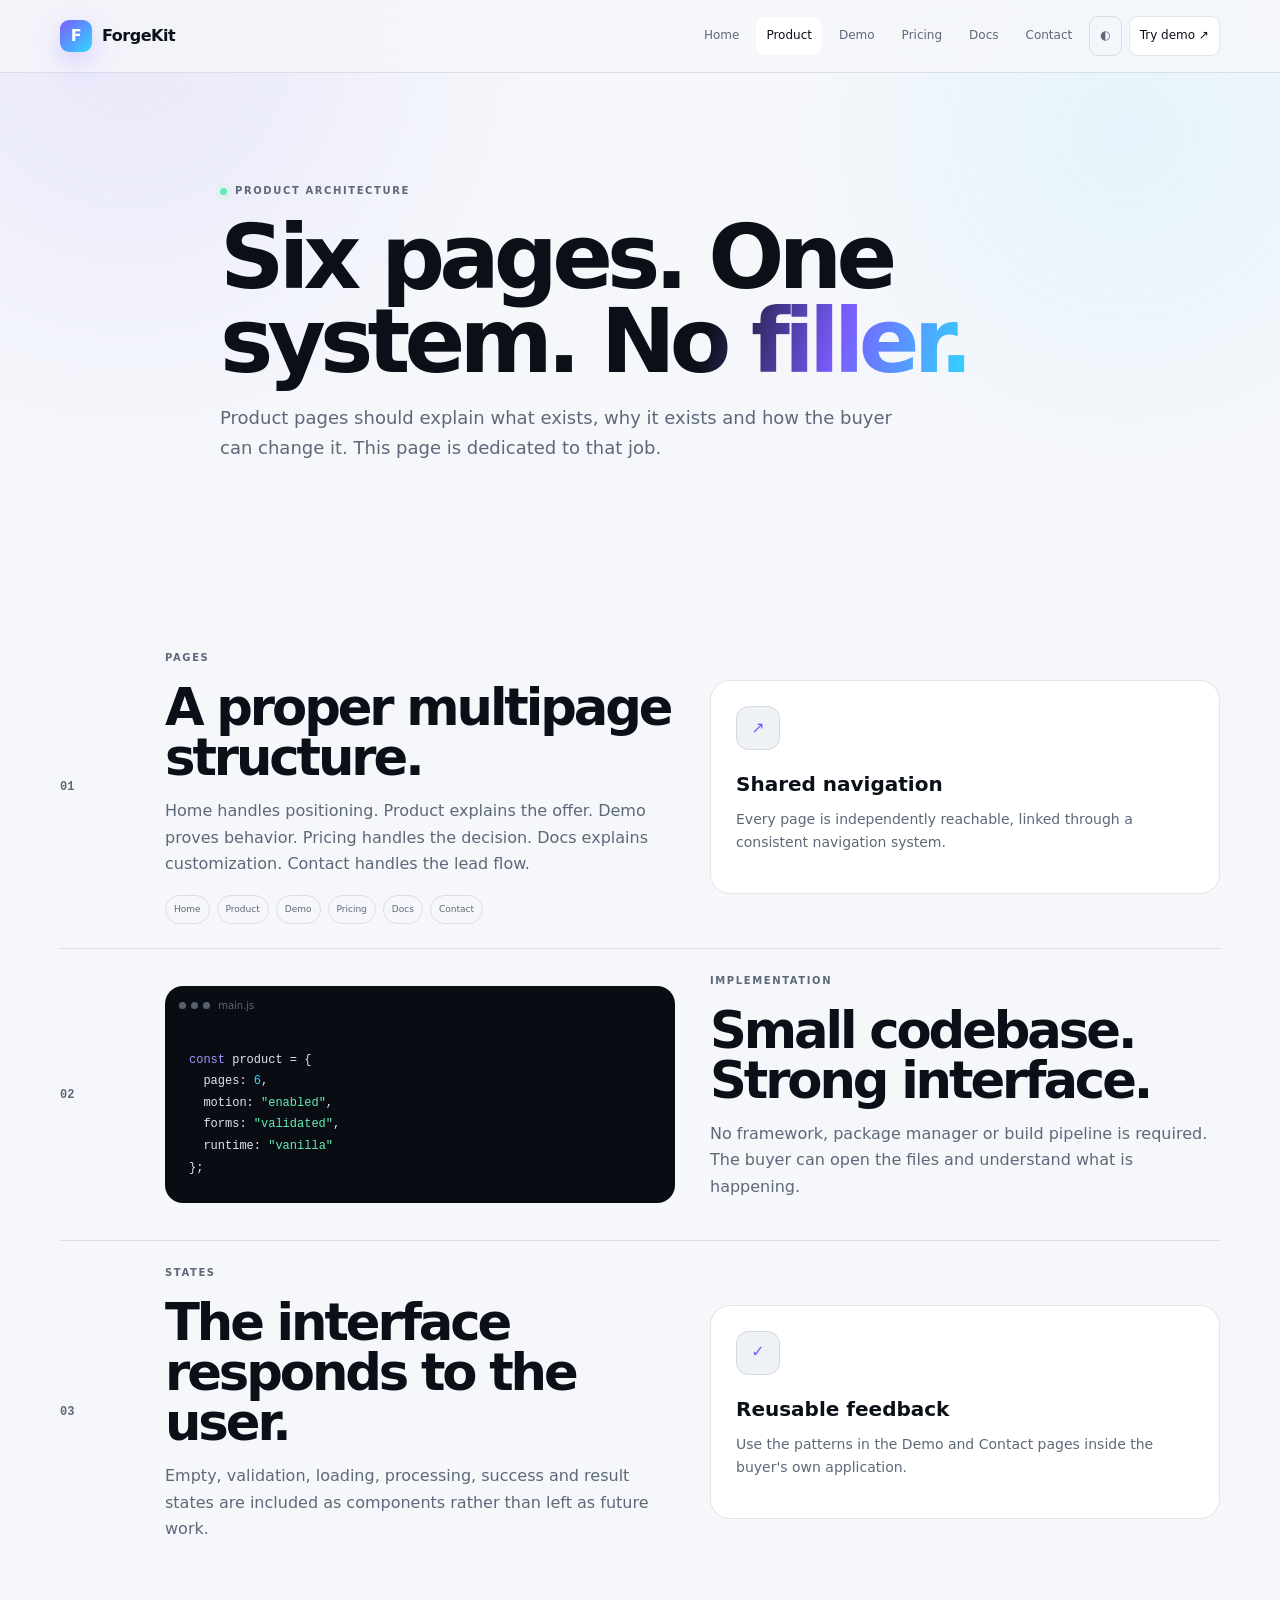
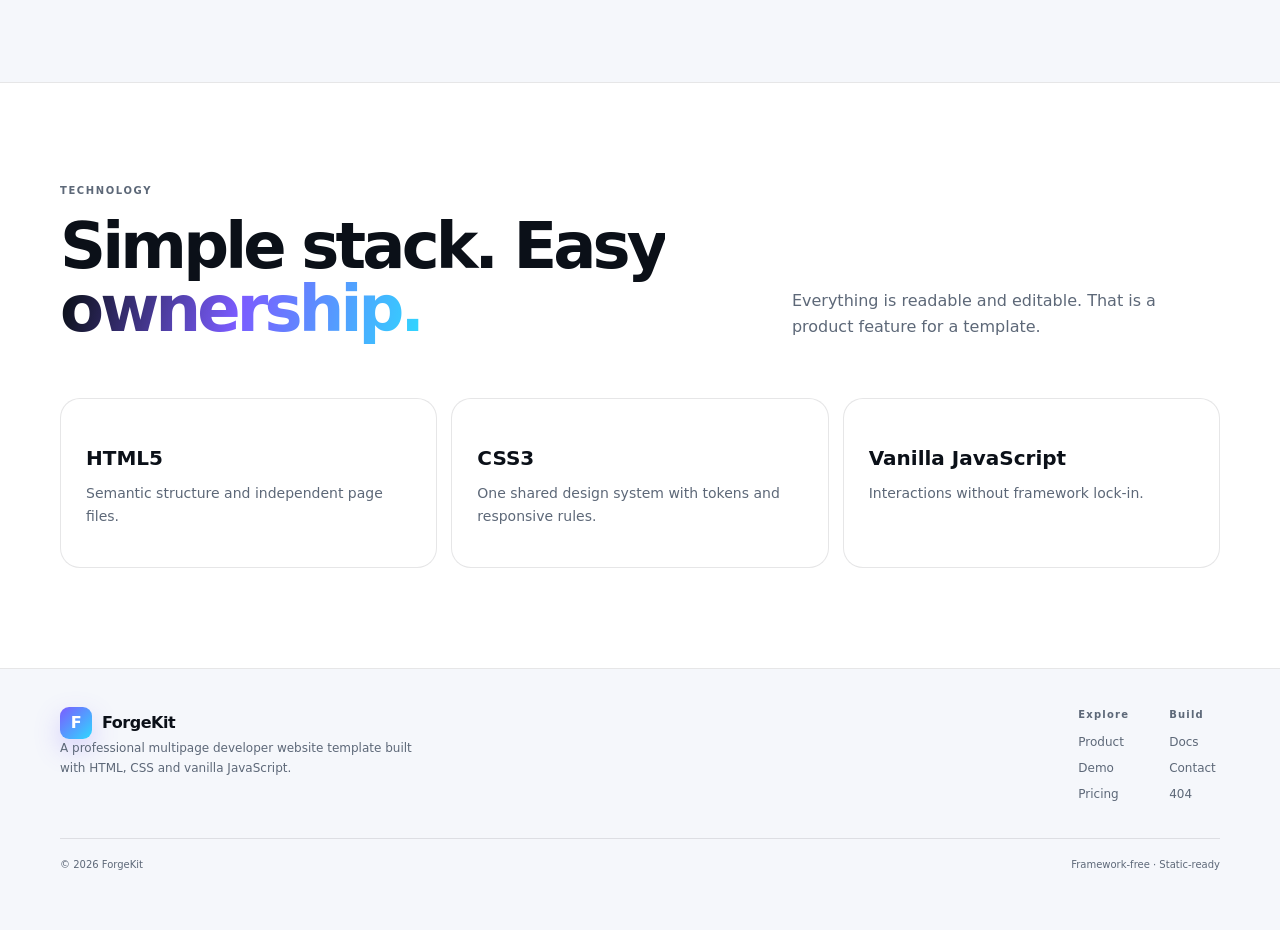
<file: product.html>
<!doctype html><html lang="en"><head><meta charset="utf-8"><meta name="viewport" content="width=device-width,initial-scale=1"><meta name="description" content="ForgeKit architecture, features, motion and product system."><title>Product — ForgeKit</title><link rel="stylesheet" href="assets/css/style.css"></head><body><a class="skip" href="#main">Skip to content</a><header class="site-header"><div class="container header"><a class="brand" href="index.html"><span class="brand-mark">F</span><span>ForgeKit</span></a><button class="menu" type="button" data-menu aria-expanded="false" aria-controls="site-nav"><span></span><span></span><span></span><span class="sr-only">Open navigation</span></button><nav class="nav" id="site-nav" data-nav><a href="index.html" class="">Home</a><a href="product.html" class="active">Product</a><a href="demo.html" class="">Demo</a><a href="pricing.html" class="">Pricing</a><a href="docs.html" class="">Docs</a><a href="contact.html" class="">Contact</a><button class="theme" type="button" data-theme aria-label="Toggle theme">◐</button><a class="nav-cta" href="demo.html">Try demo ↗</a></nav></div></header><main id="main">
<section class="page-hero"><div class="container narrow reveal"><p class="eyebrow"><span class="dot"></span> Product architecture</p><h1>Six pages. One system. <span>No filler.</span></h1><p class="lede">Product pages should explain what exists, why it exists and how the buyer can change it. This page is dedicated to that job.</p></div></section>
<section class="section"><div class="container feature-list"><article class="feature-row reveal"><div class="num">01</div><div><p class="eyebrow">PAGES</p><h2>A proper multipage structure.</h2><p>Home handles positioning. Product explains the offer. Demo proves behavior. Pricing handles the decision. Docs explains customization. Contact handles the lead flow.</p><div class="tags"><span class="tag">Home</span><span class="tag">Product</span><span class="tag">Demo</span><span class="tag">Pricing</span><span class="tag">Docs</span><span class="tag">Contact</span></div></div><div class="card"><div class="card-icon">↗</div><h3>Shared navigation</h3><p>Every page is independently reachable, linked through a consistent navigation system.</p></div></article>
<article class="feature-row reveal"><div class="num">02</div><div class="code-card"><div class="code-head"><span></span><span></span><span></span> main.js</div><pre><code><span class="purple">const</span> product = {
  pages: <span class="blue">6</span>,
  motion: <span class="green">"enabled"</span>,
  forms: <span class="green">"validated"</span>,
  runtime: <span class="green">"vanilla"</span>
};</code></pre></div><div><p class="eyebrow">IMPLEMENTATION</p><h2>Small codebase. Strong interface.</h2><p>No framework, package manager or build pipeline is required. The buyer can open the files and understand what is happening.</p></div></article>
<article class="feature-row reveal"><div class="num">03</div><div><p class="eyebrow">STATES</p><h2>The interface responds to the user.</h2><p>Empty, validation, loading, processing, success and result states are included as components rather than left as future work.</p></div><div class="card"><div class="card-icon">✓</div><h3>Reusable feedback</h3><p>Use the patterns in the Demo and Contact pages inside the buyer's own application.</p></div></article>
</div></section>
<section class="section alt"><div class="container"><div class="section-head reveal"><div><p class="eyebrow">TECHNOLOGY</p><h2>Simple stack. <span>Easy ownership.</span></h2></div><p>Everything is readable and editable. That is a product feature for a template.</p></div><div class="cards"><div class="card reveal"><h3>HTML5</h3><p>Semantic structure and independent page files.</p></div><div class="card reveal"><h3>CSS3</h3><p>One shared design system with tokens and responsive rules.</p></div><div class="card reveal"><h3>Vanilla JavaScript</h3><p>Interactions without framework lock-in.</p></div></div></div></section>
</main><footer class="footer"><div class="container footer-top"><div><a class="brand" href="index.html"><span class="brand-mark">F</span><span>ForgeKit</span></a><p style="max-width:360px;color:var(--muted);font-size:12px">A professional multipage developer website template built with HTML, CSS and vanilla JavaScript.</p></div><div class="footer-links"><div><b>Explore</b><a href="product.html">Product</a><a href="demo.html">Demo</a><a href="pricing.html">Pricing</a></div><div><b>Build</b><a href="docs.html">Docs</a><a href="contact.html">Contact</a><a href="404.html">404</a></div></div></div><div class="container footer-bottom"><span>© <span data-year></span> ForgeKit</span><span>Framework-free · Static-ready</span></div></footer><script src="assets/js/main.js"></script></body></html>
</file>
<file: assets/css/style.css>
:root{--bg:#070910;--surface:#0d111a;--surface2:#131925;--surface3:#182130;--text:#f5f7fb;--muted:#96a0b0;--line:rgba(255,255,255,.09);--accent:#7b5cff;--accent2:#2fd8ff;--success:#63edb3;--danger:#ff7b88;--shadow:0 24px 80px rgba(0,0,0,.35);--radius:22px;--max:1160px;--ease:cubic-bezier(.2,.7,.2,1)}
:root[data-theme=light]{--bg:#f5f7fb;--surface:#fff;--surface2:#eef2f7;--surface3:#e4e9f1;--text:#0b1018;--muted:#5d6878;--line:rgba(11,16,24,.1);--shadow:0 24px 80px rgba(25,35,55,.12)}
*{box-sizing:border-box}html{scroll-behavior:smooth}body{margin:0;background:var(--bg);color:var(--text);font:400 16px/1.65 Inter,ui-sans-serif,system-ui,-apple-system,BlinkMacSystemFont,"Segoe UI",sans-serif;overflow-x:hidden}body:before{content:"";position:fixed;inset:0;pointer-events:none;background:radial-gradient(circle at 10% 5%,rgba(123,92,255,.09),transparent 28%),radial-gradient(circle at 88% 15%,rgba(47,216,255,.08),transparent 24%);z-index:-1}a{color:inherit;text-decoration:none}button,input,textarea{font:inherit}button{color:inherit}::selection{background:rgba(123,92,255,.25)}
.container{width:min(var(--max),calc(100% - 40px));margin:auto}.narrow{max-width:840px}.sr-only{position:absolute;width:1px;height:1px;padding:0;margin:-1px;overflow:hidden;clip:rect(0,0,0,0)}.skip{position:fixed;top:14px;left:14px;transform:translateY(-160%);z-index:999;background:var(--text);color:var(--bg);padding:9px 12px;border-radius:10px}.skip:focus{transform:none}
.site-header{position:sticky;top:0;z-index:100;background:color-mix(in srgb,var(--bg) 80%,transparent);backdrop-filter:blur(16px);border-bottom:1px solid var(--line)}.header{min-height:72px;display:flex;align-items:center;justify-content:space-between;gap:20px}.brand{display:flex;align-items:center;gap:10px;font-weight:850;letter-spacing:-.03em}.brand-mark{width:32px;height:32px;display:grid;place-items:center;border-radius:9px;color:#fff;background:linear-gradient(135deg,var(--accent),var(--accent2));box-shadow:0 10px 26px rgba(123,92,255,.25)}.nav{display:flex;align-items:center;gap:7px;color:var(--muted);font-size:12px}.nav a,.theme{padding:9px 10px;border-radius:9px}.nav a:hover,.nav a.active,.theme:hover{color:var(--text);background:var(--surface)}.theme{border:1px solid var(--line);background:transparent;cursor:pointer}.nav-cta{border:1px solid var(--line);background:var(--surface);color:var(--text)!important}.menu{display:none;border:1px solid var(--line);background:var(--surface);width:42px;height:42px;border-radius:11px}.menu span{display:block;width:20px;height:2px;background:var(--text);margin:4px auto;border-radius:2px}
.page-hero{padding:110px 0 70px}.eyebrow{margin:0 0 15px;color:var(--muted);font-size:10px;font-weight:800;letter-spacing:.16em;text-transform:uppercase;display:flex;align-items:center;gap:8px}.dot{width:7px;height:7px;border-radius:50%;background:var(--success);box-shadow:0 0 0 5px rgba(99,237,179,.07)}h1,h2,h3,p{margin-top:0}.page-hero h1,.hero h1{font-size:clamp(3.2rem,7vw,6.6rem);line-height:.94;letter-spacing:-.065em;margin-bottom:20px}.hero h1 span,.page-hero h1 span,h2 span{background:linear-gradient(105deg,var(--text) 30%,var(--accent) 64%,var(--accent2));-webkit-background-clip:text;background-clip:text;color:transparent}.lede{color:var(--muted);font-size:18px;max-width:700px}.actions{display:flex;gap:10px;flex-wrap:wrap;margin-top:28px}.btn{display:inline-flex;align-items:center;justify-content:center;gap:9px;min-height:46px;padding:0 16px;border:1px solid var(--line);border-radius:12px;font-size:13px;font-weight:750;cursor:pointer;transition:.25s var(--ease)}.btn:hover{transform:translateY(-2px)}.btn.primary{border-color:transparent;background:linear-gradient(110deg,var(--accent),#927cff 55%,var(--accent2));color:#fff;box-shadow:0 14px 34px rgba(123,92,255,.22)}.btn.secondary{background:var(--surface)}.btn.full{width:100%}
.hero{padding:98px 0 84px}.hero-grid{display:grid;grid-template-columns:1.02fr .98fr;gap:60px;align-items:center}.trust{display:flex;gap:9px;align-items:center;flex-wrap:wrap;margin-top:22px;color:var(--muted);font-size:10px;font-weight:800;letter-spacing:.12em}.trust i{width:4px;height:4px;border-radius:50%;background:currentColor}
.hero-visual{position:relative;min-height:500px;display:grid;place-items:center}.dashboard{width:min(100%,520px);border:1px solid var(--line);border-radius:24px;background:linear-gradient(145deg,var(--surface),rgba(13,17,26,.82));box-shadow:var(--shadow);padding:16px;transform:rotate(-2deg);animation:float 7s ease-in-out infinite}.dash-top{display:flex;align-items:center;justify-content:space-between;border-bottom:1px solid var(--line);padding:3px 4px 14px}.status{padding:6px 9px;border:1px solid var(--line);border-radius:999px;color:var(--muted);font-size:9px}.status b{display:inline-block;width:6px;height:6px;border-radius:50%;background:var(--success);margin-right:5px}.dash-content{padding:25px 10px}.dash-kicker{font-size:9px;color:var(--muted);letter-spacing:.14em}.metric{font-size:76px;font-weight:900;line-height:.9;letter-spacing:-.08em;margin:6px 0 16px}.meter{height:8px;border-radius:99px;background:var(--line);overflow:hidden}.meter span{display:block;height:100%;width:98%;background:linear-gradient(90deg,var(--accent),var(--accent2));animation:grow 1.4s var(--ease)}.mini-grid{display:grid;grid-template-columns:repeat(3,1fr);gap:9px;margin-top:16px}.mini-grid div{padding:12px;border:1px solid var(--line);border-radius:12px;background:var(--surface2)}.mini-grid small,.mini-grid strong{display:block}.mini-grid small{color:var(--muted);font-size:9px}.mini-grid strong{font-size:19px;margin-top:3px}.terminal{margin-top:12px;padding:12px;border:1px solid var(--line);border-radius:11px;background:var(--bg);font:10px ui-monospace,monospace;color:var(--muted)}.terminal b{color:var(--success)}.float{position:absolute;padding:11px 13px;border:1px solid var(--line);border-radius:14px;background:color-mix(in srgb,var(--surface) 88%,transparent);box-shadow:var(--shadow);font-size:10px;animation:float 6s ease-in-out infinite}.float.one{left:0;top:13%}.float.two{right:0;bottom:13%;animation-delay:-2s}.float b,.float small{display:block}.float small{color:var(--muted);margin-top:2px}
.band{border-block:1px solid var(--line);background:var(--surface);overflow:hidden}.band-track{display:flex;justify-content:center;gap:18px;min-width:max-content;padding:15px;color:var(--muted);font-size:9px;letter-spacing:.18em;font-weight:800}.band-track i{width:4px;height:4px;border-radius:50%;background:currentColor}
.section{padding:100px 0}.section.alt{background:var(--surface);border-block:1px solid var(--line)}.section.dark{background:#090d15;border-block:1px solid var(--line)}.section-head{display:flex;justify-content:space-between;gap:50px;align-items:end;margin-bottom:42px}.section-head>div{max-width:700px}.section-head p:last-child{max-width:430px;color:var(--muted)}h2{font-size:clamp(2.4rem,5vw,4.4rem);line-height:.98;letter-spacing:-.06em;margin-bottom:16px}.cards{display:grid;grid-template-columns:repeat(3,1fr);gap:14px}.card{padding:25px;border:1px solid var(--line);border-radius:20px;background:var(--surface);transition:.25s var(--ease)}.card:hover{transform:translateY(-4px);border-color:rgba(123,92,255,.35)}.card-icon{width:44px;height:44px;display:grid;place-items:center;border:1px solid var(--line);border-radius:13px;background:var(--surface2);color:var(--accent)}.card h3{margin:18px 0 7px;font-size:20px}.card p{color:var(--muted);font-size:14px}
.preview{display:grid;grid-template-columns:.8fr 1.2fr;gap:70px;align-items:center}.tabs{border:1px solid var(--line);border-radius:21px;overflow:hidden;background:var(--bg);box-shadow:var(--shadow)}.tabbar{display:flex;gap:5px;padding:10px;border-bottom:1px solid var(--line)}.tab{border:0;background:transparent;color:var(--muted);padding:8px 10px;border-radius:8px;font-size:11px;cursor:pointer}.tab.active{color:var(--text);background:var(--surface2)}.panel{display:none;padding:20px;min-height:290px}.panel.active{display:block;animation:fade .25s ease}.bars{height:180px;display:flex;align-items:end;gap:9px}.bars i{flex:1;height:var(--h);border-radius:7px 7px 3px 3px;background:linear-gradient(180deg,var(--accent2),var(--accent))}.list{display:grid;gap:8px}.list>div{display:grid;grid-template-columns:10px 1fr auto;gap:10px;align-items:center;padding:12px;border:1px solid var(--line);border-radius:11px;background:var(--surface)}.list b,.list small{display:block}.list small{color:var(--muted);font-size:9px}.list em{font-style:normal;color:var(--muted);font-size:9px}
.quote-grid{display:grid;grid-template-columns:repeat(3,1fr);gap:14px}.quote{padding:25px;border:1px solid var(--line);border-radius:20px;background:var(--surface)}.stars{color:#ffc85a;letter-spacing:.1em;font-size:11px}.quote blockquote{margin:18px 0 25px;font-size:15px}.person{display:flex;gap:9px;align-items:center}.avatar{width:36px;height:36px;display:grid;place-items:center;border-radius:50%;background:linear-gradient(135deg,var(--accent),var(--accent2));color:#fff;font-size:10px;font-weight:900}.person small{display:block;color:var(--muted);font-size:9px}
.cta{padding:78px 0;background:linear-gradient(120deg,rgba(123,92,255,.15),rgba(47,216,255,.06));border-bottom:1px solid var(--line)}.cta-row{display:flex;align-items:end;justify-content:space-between;gap:25px}.cta h2{max-width:760px;margin-bottom:0}
.footer{padding:38px 0 56px}.footer-top{display:flex;justify-content:space-between;gap:35px}.footer-links{display:grid;grid-template-columns:repeat(2,1fr);gap:40px}.footer-links b,.footer-links a{display:block}.footer-links b{font-size:10px;letter-spacing:.12em;color:var(--muted);margin-bottom:9px}.footer-links a{font-size:12px;color:var(--muted);margin:6px 0}.footer-links a:hover{color:var(--text)}.footer-bottom{display:flex;justify-content:space-between;padding-top:18px;margin-top:28px;border-top:1px solid var(--line);color:var(--muted);font-size:10px}
.feature-list{display:grid;gap:24px}.feature-row{display:grid;grid-template-columns:70px 1fr 1fr;gap:35px;align-items:center;padding-bottom:24px;border-bottom:1px solid var(--line)}.feature-row:last-child{border-bottom:0}.feature-row h2{font-size:clamp(2rem,4vw,3.6rem)}.feature-row p{color:var(--muted)}.num{color:var(--muted);font:700 12px ui-monospace,monospace}.code-card{border:1px solid var(--line);border-radius:18px;background:#090c12;overflow:hidden}.code-head{padding:11px 13px;border-bottom:1px solid var(--line);color:var(--muted);font-size:10px}.code-head span{display:inline-block;width:7px;height:7px;border-radius:50%;background:#56606f;margin-right:5px}.code-card pre{margin:0;padding:23px;overflow:auto;color:#dfe5ef;font:12px/1.8 ui-monospace,monospace}.purple{color:#a392ff}.green{color:#63edb3}.blue{color:#2fd8ff}.tags{display:flex;gap:7px;flex-wrap:wrap;margin-top:18px}.tag{padding:6px 8px;border:1px solid var(--line);border-radius:999px;color:var(--muted);font-size:9px}
.demo-layout{display:grid;grid-template-columns:1fr 1fr;gap:14px}.panel-card{padding:26px;border:1px solid var(--line);border-radius:21px;background:var(--surface)}.panel-card h2{font-size:28px;margin:7px 0 0}.pill{padding:6px 8px;border:1px solid var(--line);border-radius:999px;color:var(--muted);font-size:9px}.field{margin:22px 0}.field label{display:block;margin-bottom:7px;font-size:11px;font-weight:750}.input{width:100%;padding:13px 14px;background:var(--bg);color:var(--text);border:1px solid var(--line);border-radius:12px;outline:none}.input:focus{border-color:rgba(123,92,255,.55);box-shadow:0 0 0 4px rgba(123,92,255,.09)}.chips{display:flex;gap:7px;flex-wrap:wrap;margin-top:10px}.chip{border:1px solid var(--line);background:var(--surface2);color:var(--muted);border-radius:999px;padding:6px 8px;font-size:9px;cursor:pointer}.log{min-height:72px;margin-top:12px;padding:11px;border:1px dashed var(--line);border-radius:11px;background:var(--bg);font:9px/1.7 ui-monospace,monospace;color:var(--muted)}.log span{display:block}.result{display:grid;place-items:center;text-align:center;background:radial-gradient(circle at 50% 10%,rgba(123,92,255,.14),transparent 42%),var(--surface)}.ring{--score:0deg;width:185px;height:185px;margin:22px 0;border-radius:50%;display:grid;place-items:center;background:conic-gradient(var(--accent2) 0,var(--accent) var(--score),rgba(255,255,255,.06) var(--score) 360deg);position:relative}.ring:before{content:"";position:absolute;inset:10px;border-radius:50%;background:var(--surface)}.ring>div{position:relative}.ring strong{display:block;font-size:52px;line-height:.9}.ring small{color:var(--muted);font-size:9px}.result h3{font-size:21px;max-width:500px;margin-bottom:7px}.result p{color:var(--muted);max-width:500px}.result-grid{width:100%;display:grid;grid-template-columns:repeat(3,1fr);gap:8px;margin-top:15px}.result-grid div{padding:11px;border:1px solid var(--line);border-radius:11px}.result-grid small,.result-grid b{display:block}.result-grid small{font-size:9px;color:var(--muted)}.result-grid b{font-size:17px;margin-top:2px}
.pricing{display:grid;grid-template-columns:repeat(3,1fr);gap:14px}.price{position:relative;padding:28px;border:1px solid var(--line);border-radius:21px;background:var(--surface)}.price.featured{border-color:rgba(123,92,255,.42);box-shadow:0 18px 60px rgba(123,92,255,.1)}.popular{position:absolute;top:15px;right:15px;color:var(--accent);font-size:9px;font-weight:850;letter-spacing:.1em}.price small{color:var(--muted);font-size:10px}.amount{font-size:54px;font-weight:900;line-height:.9;letter-spacing:-.07em;margin:16px 0}.price p{color:var(--muted);min-height:48px}.price ul{list-style:none;padding:0;margin:20px 0;display:grid;gap:8px;color:var(--muted);font-size:12px}.price li:before{content:"✓";color:var(--success);margin-right:8px}.billing{display:inline-flex;gap:4px;padding:4px;border:1px solid var(--line);border-radius:11px;background:var(--surface);margin-top:17px}.billing button{border:0;background:transparent;color:var(--muted);padding:8px 10px;border-radius:8px;cursor:pointer;font-size:10px;font-weight:750}.billing button.active{background:var(--surface2);color:var(--text)}.compare{margin-top:45px;border:1px solid var(--line);border-radius:17px;overflow:hidden}.compare-row{display:grid;grid-template-columns:2fr repeat(3,1fr);padding:13px 15px;border-top:1px solid var(--line);font-size:10px}.compare-row:first-child{border-top:0}.compare-row.head{background:var(--surface2);font-weight:800}.compare-row i{text-align:center;color:var(--success);font-style:normal}
.docs{display:grid;grid-template-columns:180px 1fr;gap:50px}.side{position:sticky;top:95px;align-self:start;display:grid;gap:4px}.side a{padding:8px 10px;border-radius:9px;color:var(--muted);font-size:11px}.side a.active,.side a:hover{background:var(--surface);color:var(--text)}.doc{padding:0 0 50px;margin-bottom:50px;border-bottom:1px solid var(--line);scroll-margin-top:100px}.doc h2{font-size:clamp(2rem,4vw,3.2rem)}.doc p{color:var(--muted)}.codebox{border:1px solid var(--line);border-radius:16px;background:#090c12;overflow:hidden}.codebox .code-head{display:flex;justify-content:space-between;padding:10px 12px;border-bottom:1px solid var(--line)}.codebox button{border:1px solid var(--line);background:var(--surface);border-radius:7px;padding:5px 8px;font-size:9px;cursor:pointer}.codebox pre{margin:0;padding:20px;color:#dfe5ef;font:11px/1.8 ui-monospace,monospace;overflow:auto}
.contact{display:grid;grid-template-columns:1.05fr .95fr;gap:14px}.form-card,.info-card{padding:27px;border:1px solid var(--line);border-radius:21px;background:var(--surface)}.form-grid{display:grid;grid-template-columns:1fr 1fr;gap:11px}.form-card label{display:block;margin-bottom:12px}.form-card label span{display:block;margin-bottom:6px;font-size:10px;font-weight:750}.form-card textarea{min-height:145px;resize:vertical}.error{min-height:14px;color:var(--danger);font-size:9px}.notice{min-height:18px;margin-top:10px;font-size:10px}.notice.error{color:var(--danger)}.notice.loading{color:var(--accent)}.notice.success{color:var(--success)}.info-card h2{font-size:clamp(2.1rem,4vw,3.6rem)}.states{display:grid;gap:8px;margin-top:24px}.states>div{display:flex;align-items:center;gap:9px;padding:11px;border:1px solid var(--line);border-radius:12px}.state-icon{width:30px;height:30px;display:grid;place-items:center;border-radius:9px;background:var(--surface2)}.states small{display:block;color:var(--muted);font-size:9px}
.notfound{min-height:100vh;display:grid;place-items:center;text-align:center;padding:30px}.notfound .code{font-size:clamp(8rem,24vw,16rem);line-height:.78;font-weight:950;letter-spacing:-.1em;background:linear-gradient(100deg,var(--accent),var(--accent2));-webkit-background-clip:text;background-clip:text;color:transparent}.notfound h1{font-size:clamp(2.4rem,6vw,5rem);margin:25px 0 10px}
.reveal{opacity:0;transform:translateY(18px);transition:.65s var(--ease)}.reveal.show{opacity:1;transform:none}
@keyframes float{50%{transform:translateY(-8px) rotate(-2deg)}}@keyframes grow{from{width:0}}@keyframes fade{from{opacity:0;transform:translateY(5px)}}@keyframes spin{to{transform:rotate(360deg)}}
@media(max-width:980px){.hero-grid,.preview,.demo-layout,.contact{grid-template-columns:1fr}.section-head{display:block}.section-head>p{margin-top:15px}.cards,.pricing,.quote-grid{grid-template-columns:1fr 1fr}.feature-row{grid-template-columns:55px 1fr}.feature-row>div:last-child{grid-column:2}.docs{grid-template-columns:1fr}.side{position:static;display:flex;overflow:auto}.side a{white-space:nowrap}}
@media(max-width:760px){.container{width:min(var(--max),calc(100% - 28px))}.nav{position:absolute;left:14px;right:14px;top:67px;display:none;flex-direction:column;align-items:stretch;padding:10px;border:1px solid var(--line);border-radius:15px;background:var(--surface);box-shadow:var(--shadow)}.nav.open{display:flex}.nav a,.theme{width:100%;text-align:left}.nav-cta{text-align:center!important}.menu{display:block}.hero{padding-top:65px}.page-hero{padding-top:75px}.hero-visual{min-height:420px}.dashboard{transform:none}.float.one{left:-2%}.float.two{right:-2%}.cards,.pricing,.quote-grid{grid-template-columns:1fr}.feature-row{grid-template-columns:1fr;gap:12px}.feature-row>div:last-child{grid-column:auto}.form-grid{grid-template-columns:1fr}.mini-grid{grid-template-columns:1fr}.cta-row{display:block}.cta-row .btn{margin-top:20px}.footer-top{display:block}.footer-links{margin-top:25px}.compare-row{font-size:9px;padding:11px 8px}.metric{font-size:64px}}
@media(prefers-reduced-motion:reduce){html{scroll-behavior:auto}.dashboard,.float{animation:none}.reveal{opacity:1;transform:none;transition:none}.btn,.card{transition:none}}
</file>
